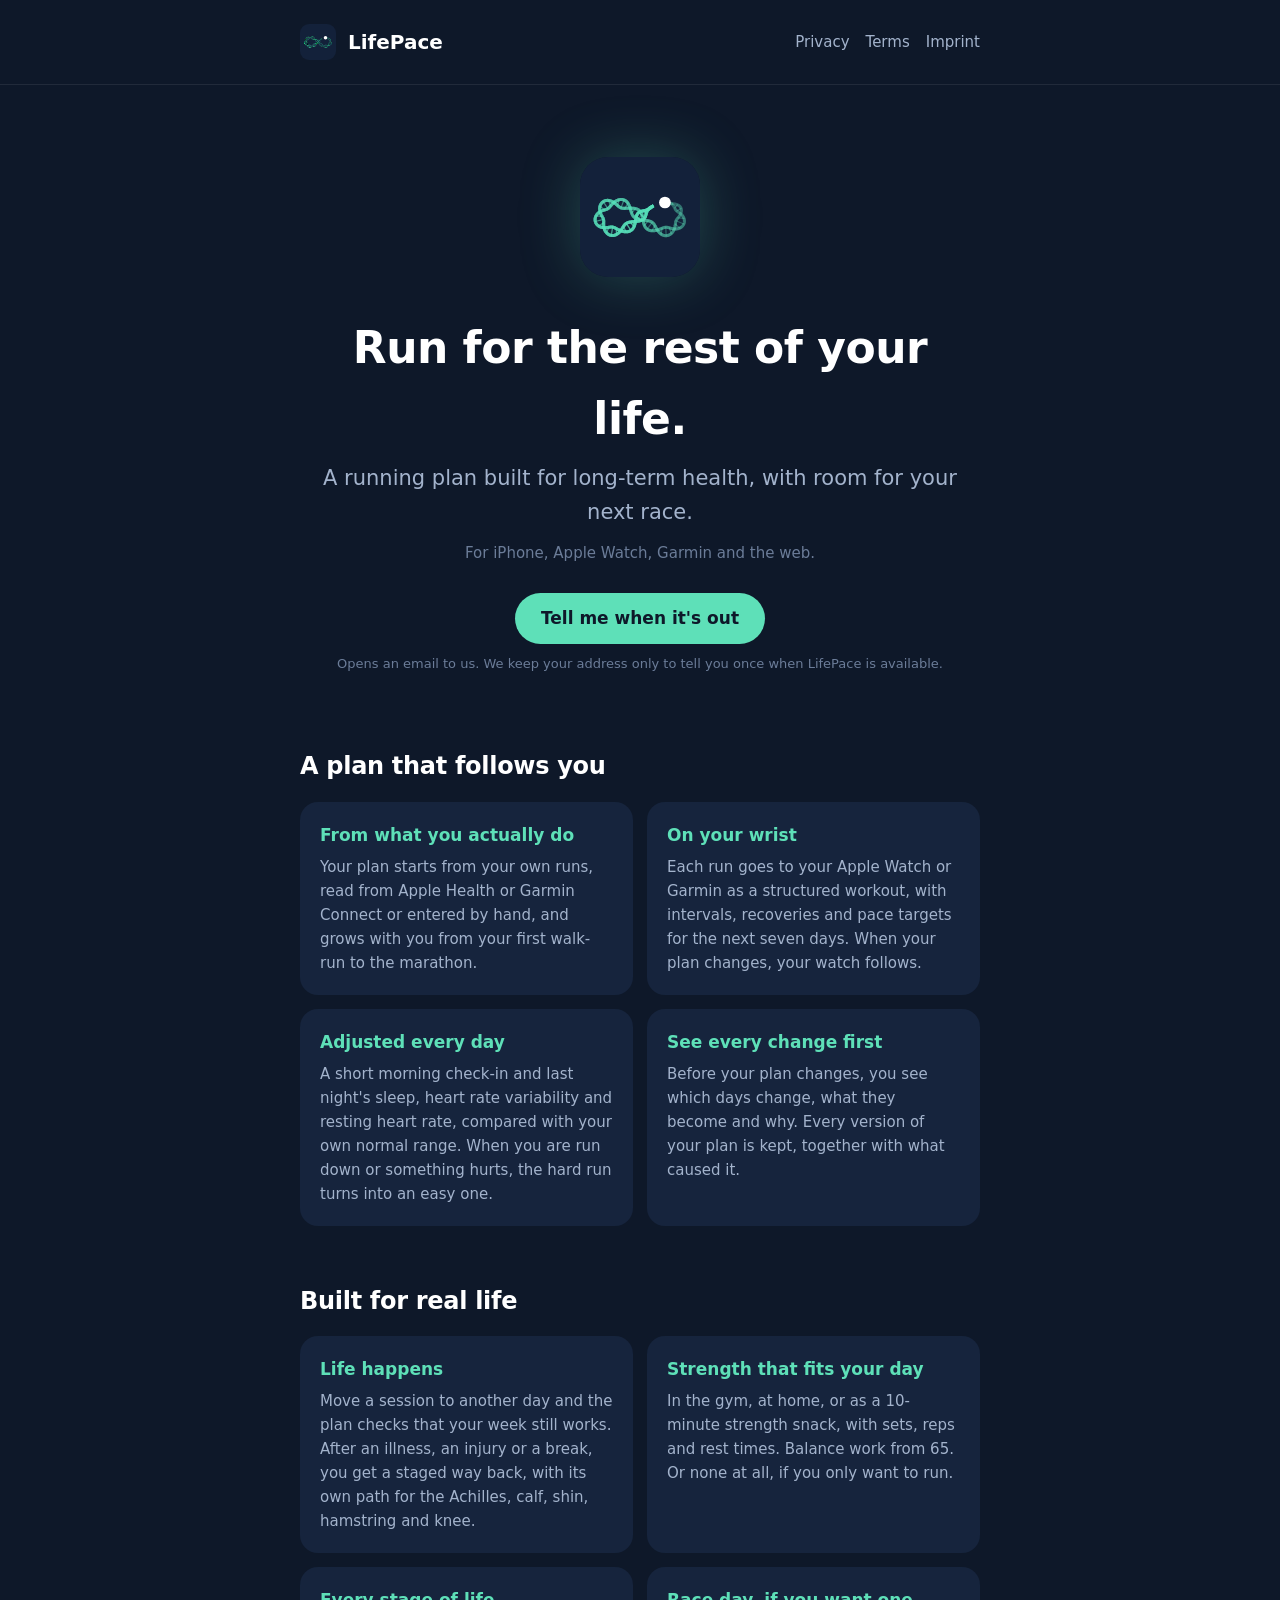
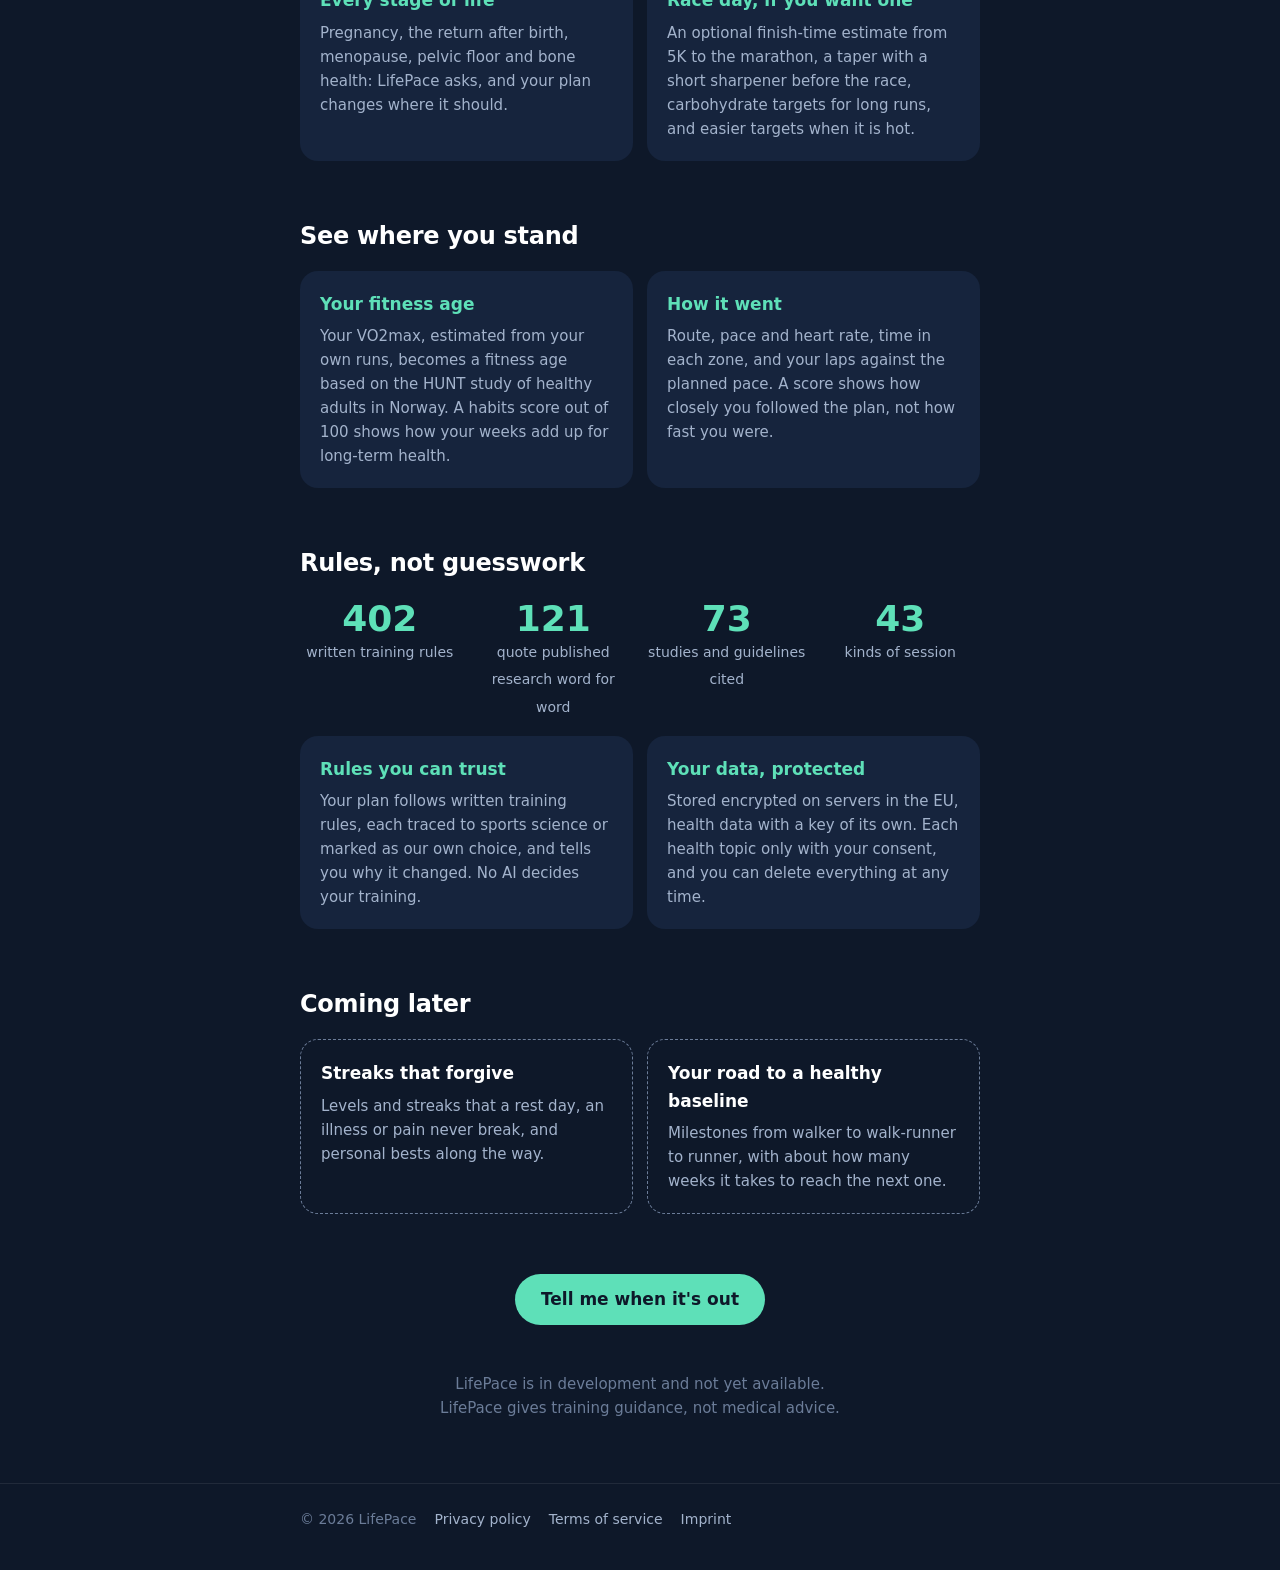
<file: index.html>
<!doctype html>
<html lang="en">
<head>
  <meta charset="utf-8">
  <meta name="viewport" content="width=device-width, initial-scale=1">
  <title>LifePace: run for the rest of your life</title>
  <meta name="description" content="LifePace is a running training app built for long-term health, with room for your next race. Plans made from what you actually do, adjusted every day, on your iPhone, Apple Watch, Garmin and the web.">
  <link rel="canonical" href="https://lifepace.eu/">
  <meta name="theme-color" content="#0E1829">
  <meta name="color-scheme" content="dark">
  <link rel="icon" href="/favicon.ico" sizes="48x48">
  <link rel="icon" href="/icon.svg" type="image/svg+xml">
  <link rel="apple-touch-icon" href="/apple-touch-icon.png">
  <link rel="manifest" href="/site.webmanifest">
  <meta property="og:type" content="website">
  <meta property="og:site_name" content="LifePace">
  <meta property="og:title" content="LifePace: run for the rest of your life">
  <meta property="og:description" content="LifePace is a running training app built for long-term health, with room for your next race. Plans made from what you actually do, adjusted every day, on your iPhone, Apple Watch, Garmin and the web.">
  <meta property="og:url" content="https://lifepace.eu/">
  <meta property="og:image" content="https://lifepace.eu/og-image.png">
  <meta property="og:image:width" content="1200">
  <meta property="og:image:height" content="630">
  <meta property="og:image:alt" content="LifePace: run for the rest of your life.">
  <meta name="twitter:card" content="summary_large_image">
  <link rel="stylesheet" href="/style.css">
</head>
<body>
  <header>
    <div class="wrap">
      <img src="/icon.svg" alt="">
      <a class="brand" href="/">LifePace</a>
      <nav>
        <a href="/privacy.html">Privacy</a>
        <a href="/terms.html">Terms</a>
        <a href="/imprint.html">Imprint</a>
      </nav>
    </div>
  </header>

  <main class="wrap">
    <section class="hero">
      <img src="/icon.svg" alt="LifePace icon">
      <h1>Run for the rest of your life.</h1>
      <p class="lead">A running plan built for long-term health, with room for your next race.</p>
      <p class="works">For iPhone, Apple Watch, Garmin and the web.</p>
      <!-- DEV-NOTE: launch notice by plain e-mail until a newsletter provider with double opt-in is chosen; privacy.html section 10 covers keeping these addresses. -->
      <a class="cta" href="mailto:info@lifepace.eu?subject=Tell%20me%20when%20LifePace%20is%20out">Tell me when it's out</a>
      <p class="cta-note">Opens an email to us. We keep your address only to tell you once when LifePace is available.</p>
    </section>

    <h2>A plan that follows you</h2>
    <section class="cards">
      <div class="card">
        <h3>From what you actually do</h3>
        <p>Your plan starts from your own runs, read from Apple Health or Garmin Connect or entered by hand, and grows with you from your first walk-run to the marathon.</p>
      </div>
      <div class="card">
        <h3>On your wrist</h3>
        <p>Each run goes to your Apple Watch or Garmin as a structured workout, with intervals, recoveries and pace targets for the next seven days. When your plan changes, your watch follows.</p>
      </div>
      <div class="card">
        <h3>Adjusted every day</h3>
        <p>A short morning check-in and last night's sleep, heart rate variability and resting heart rate, compared with your own normal range. When you are run down or something hurts, the hard run turns into an easy one.</p>
      </div>
      <div class="card">
        <h3>See every change first</h3>
        <p>Before your plan changes, you see which days change, what they become and why. Every version of your plan is kept, together with what caused it.</p>
      </div>
    </section>

    <h2>Built for real life</h2>
    <section class="cards">
      <div class="card">
        <h3>Life happens</h3>
        <p>Move a session to another day and the plan checks that your week still works. After an illness, an injury or a break, you get a staged way back, with its own path for the Achilles, calf, shin, hamstring and knee.</p>
      </div>
      <div class="card">
        <h3>Strength that fits your day</h3>
        <p>In the gym, at home, or as a 10-minute strength snack, with sets, reps and rest times. Balance work from 65. Or none at all, if you only want to run.</p>
      </div>
      <div class="card">
        <h3>Every stage of life</h3>
        <p>Pregnancy, the return after birth, menopause, pelvic floor and bone health: LifePace asks, and your plan changes where it should.</p>
      </div>
      <div class="card">
        <h3>Race day, if you want one</h3>
        <p>An optional finish-time estimate from 5K to the marathon, a taper with a short sharpener before the race, carbohydrate targets for long runs, and easier targets when it is hot.</p>
      </div>
    </section>

    <h2>See where you stand</h2>
    <section class="cards">
      <div class="card">
        <h3>Your fitness age</h3>
        <p>Your VO2max, estimated from your own runs, becomes a fitness age based on the HUNT study of healthy adults in Norway. A habits score out of 100 shows how your weeks add up for long-term health.</p>
      </div>
      <div class="card">
        <h3>How it went</h3>
        <p>Route, pace and heart rate, time in each zone, and your laps against the planned pace. A score shows how closely you followed the plan, not how fast you were.</p>
      </div>
    </section>

    <h2>Rules, not guesswork</h2>
    <section class="stats">
      <div><strong>402</strong><span>written training rules</span></div>
      <div><strong>121</strong><span>quote published research word for word</span></div>
      <div><strong>73</strong><span>studies and guidelines cited</span></div>
      <div><strong>43</strong><span>kinds of session</span></div>
    </section>
    <section class="cards">
      <div class="card">
        <h3>Rules you can trust</h3>
        <p>Your plan follows written training rules, each traced to sports science or marked as our own choice, and tells you why it changed. No AI decides your training.</p>
      </div>
      <div class="card">
        <h3>Your data, protected</h3>
        <p>Stored encrypted on servers in the EU, health data with a key of its own. Each health topic only with your consent, and you can delete everything at any time.</p>
      </div>
    </section>

    <h2>Coming later</h2>
    <section class="cards">
      <div class="card soon">
        <h3>Streaks that forgive</h3>
        <p>Levels and streaks that a rest day, an illness or pain never break, and personal bests along the way.</p>
      </div>
      <div class="card soon">
        <h3>Your road to a healthy baseline</h3>
        <p>Milestones from walker to walk-runner to runner, with about how many weeks it takes to reach the next one.</p>
      </div>
    </section>

    <section class="hero closing">
      <a class="cta" href="mailto:info@lifepace.eu?subject=Tell%20me%20when%20LifePace%20is%20out">Tell me when it's out</a>
    </section>

    <p class="note">LifePace is in development and not yet available.<br>
      LifePace gives training guidance, not medical advice.</p>
  </main>

  <footer>
    <div class="wrap">
      <span>© 2026 LifePace</span>
      <a href="/privacy.html">Privacy policy</a>
      <a href="/terms.html">Terms of service</a>
      <a href="/imprint.html">Imprint</a>
    </div>
  </footer>
</body>
</html>
</file>
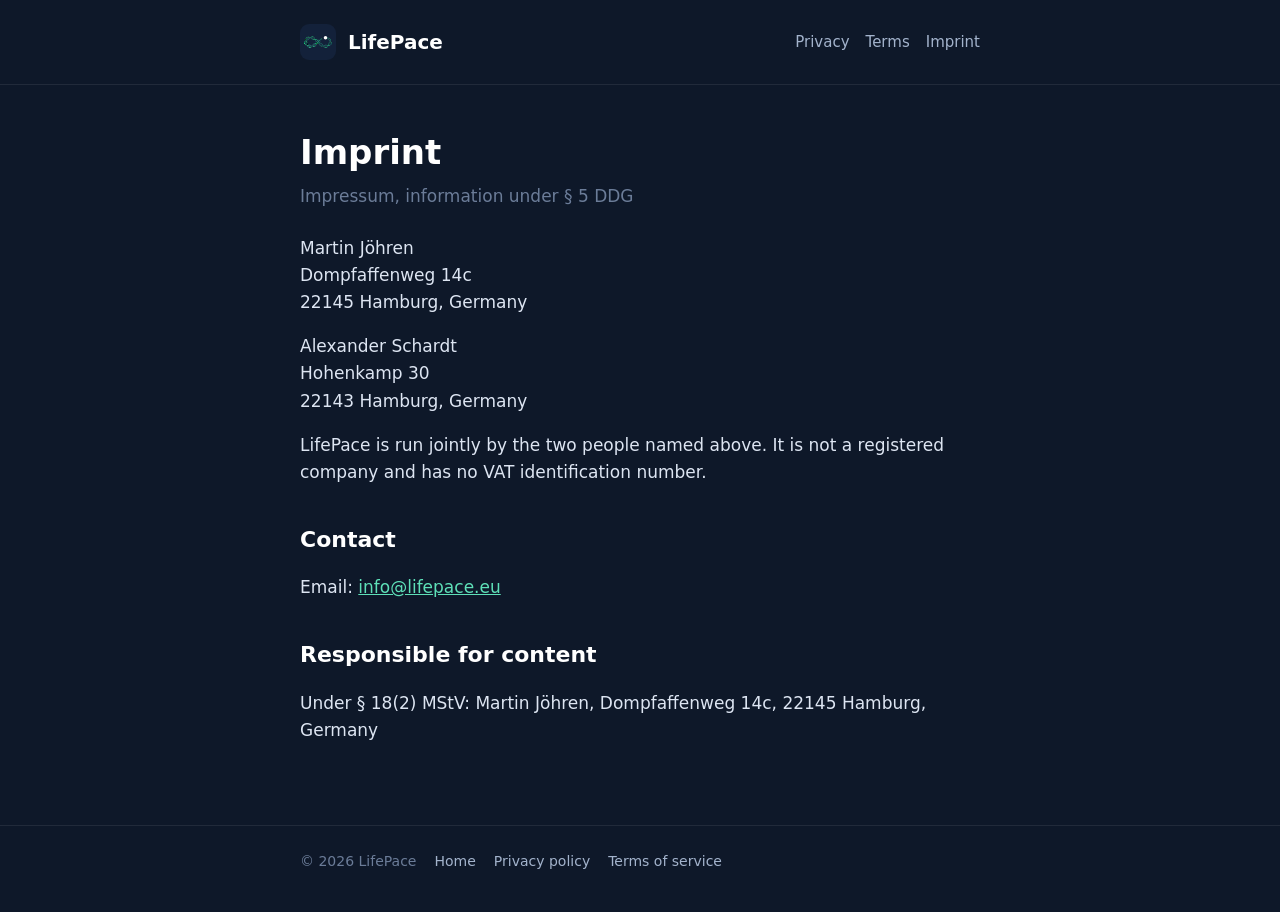
<file: imprint.html>
<!doctype html>
<html lang="en">
<head>
  <meta charset="utf-8">
  <meta name="viewport" content="width=device-width, initial-scale=1">
  <title>Imprint · LifePace</title>
  <meta name="description" content="Legal notice (Impressum) for lifepace.eu.">
  <link rel="canonical" href="https://lifepace.eu/imprint.html">
  <meta name="theme-color" content="#0E1829">
  <meta name="color-scheme" content="dark">
  <link rel="icon" href="/favicon.ico" sizes="48x48">
  <link rel="icon" href="/icon.svg" type="image/svg+xml">
  <link rel="apple-touch-icon" href="/apple-touch-icon.png">
  <link rel="manifest" href="/site.webmanifest">
  <meta property="og:type" content="website">
  <meta property="og:site_name" content="LifePace">
  <meta property="og:title" content="Imprint · LifePace">
  <meta property="og:description" content="Legal notice (Impressum) for lifepace.eu.">
  <meta property="og:url" content="https://lifepace.eu/imprint.html">
  <meta property="og:image" content="https://lifepace.eu/og-image.png">
  <meta property="og:image:width" content="1200">
  <meta property="og:image:height" content="630">
  <meta property="og:image:alt" content="LifePace: run for the rest of your life.">
  <meta name="twitter:card" content="summary_large_image">
  <link rel="stylesheet" href="/style.css">
</head>
<body>
  <header>
    <div class="wrap">
      <img src="/icon.svg" alt="">
      <a class="brand" href="/">LifePace</a>
      <nav>
        <a href="/privacy.html">Privacy</a>
        <a href="/terms.html">Terms</a>
        <a href="/imprint.html">Imprint</a>
      </nav>
    </div>
  </header>

  <main class="wrap">
    <article>
      <h1>Imprint</h1>
      <p class="meta">Impressum, information under § 5 DDG</p>

      <p>Martin Jöhren<br>
        Dompfaffenweg 14c<br>
        22145 Hamburg, Germany</p>

      <p>Alexander Schardt<br>
        Hohenkamp 30<br>
        22143 Hamburg, Germany</p>

      <p>LifePace is run jointly by the two people named above. It is not a registered company and has no VAT identification number.</p>

      <h2>Contact</h2>
      <p>Email: <a href="mailto:info@lifepace.eu">info@lifepace.eu</a></p>

      <h2>Responsible for content</h2>
      <p>Under § 18(2) MStV: Martin Jöhren, Dompfaffenweg 14c, 22145 Hamburg, Germany</p>
    </article>
  </main>

  <footer>
    <div class="wrap">
      <span>© 2026 LifePace</span>
      <a href="/">Home</a>
      <a href="/privacy.html">Privacy policy</a>
      <a href="/terms.html">Terms of service</a>
    </div>
  </footer>
</body>
</html>
</file>
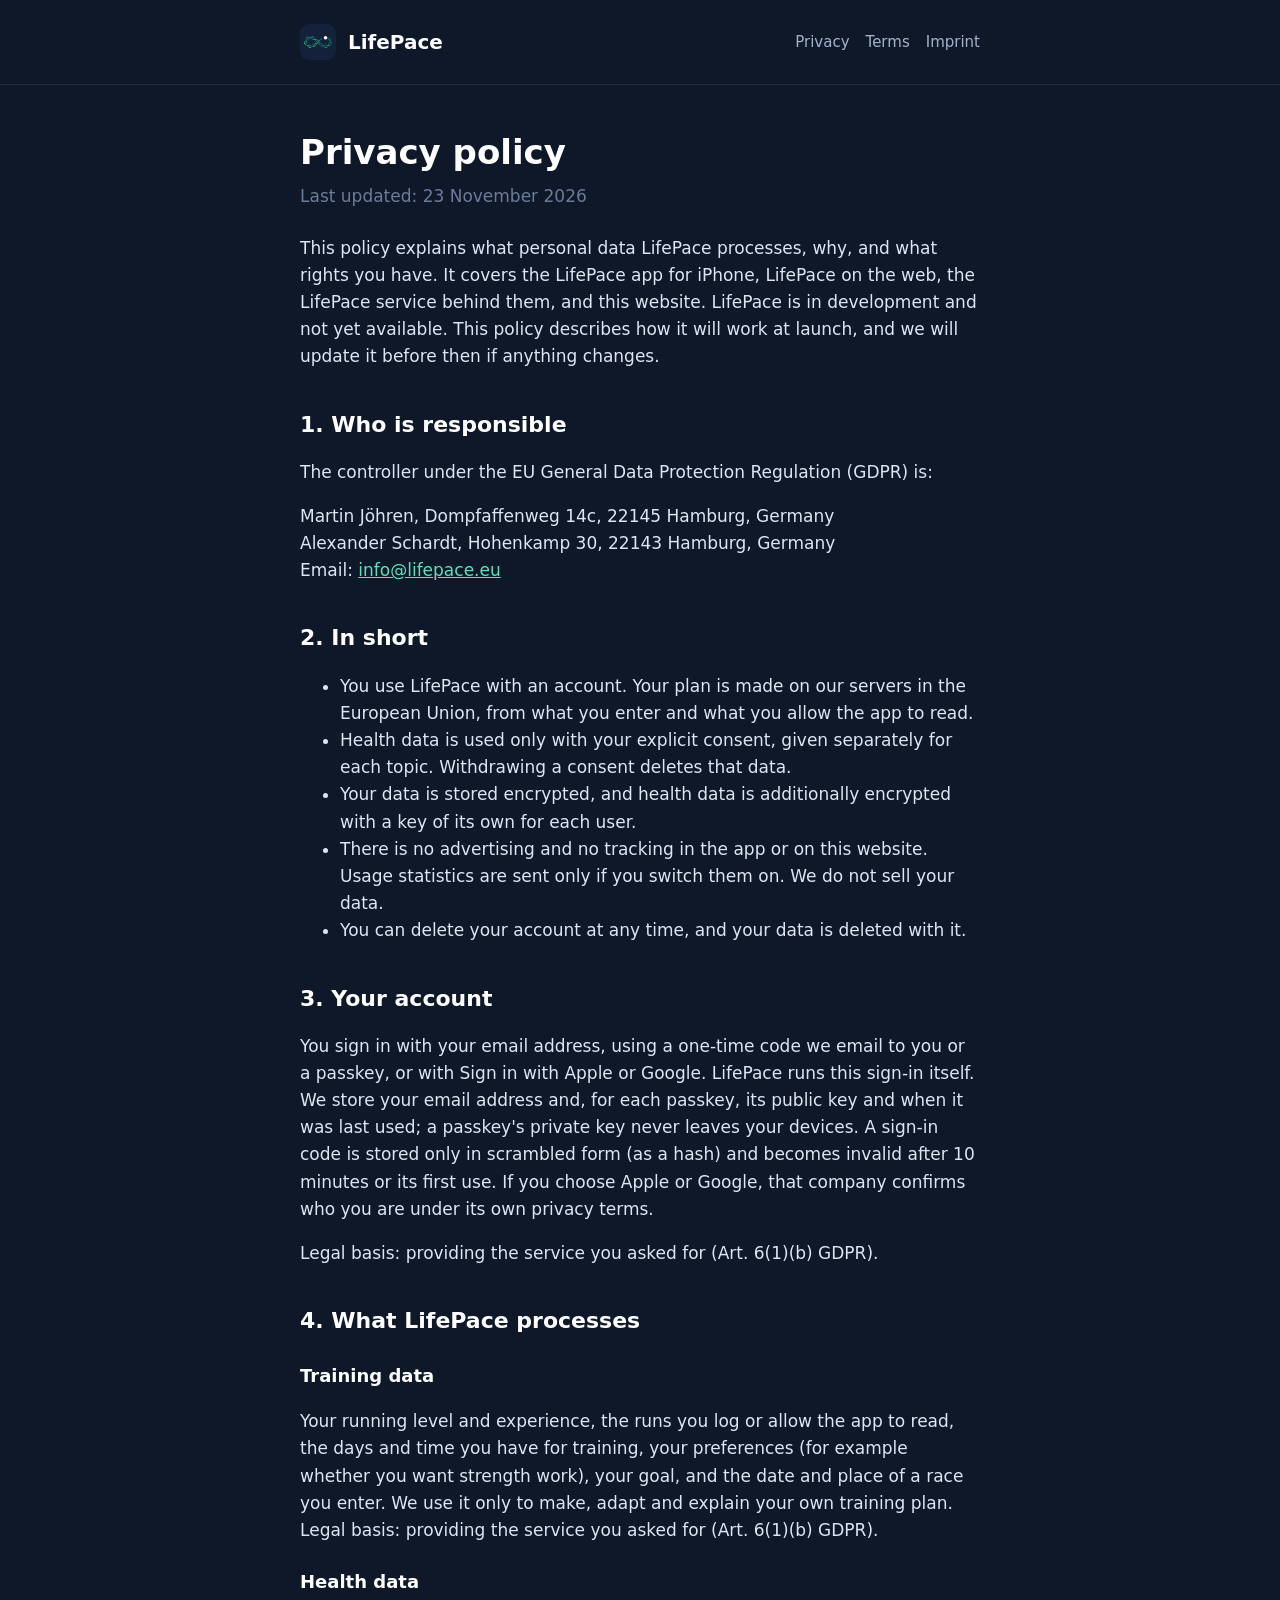
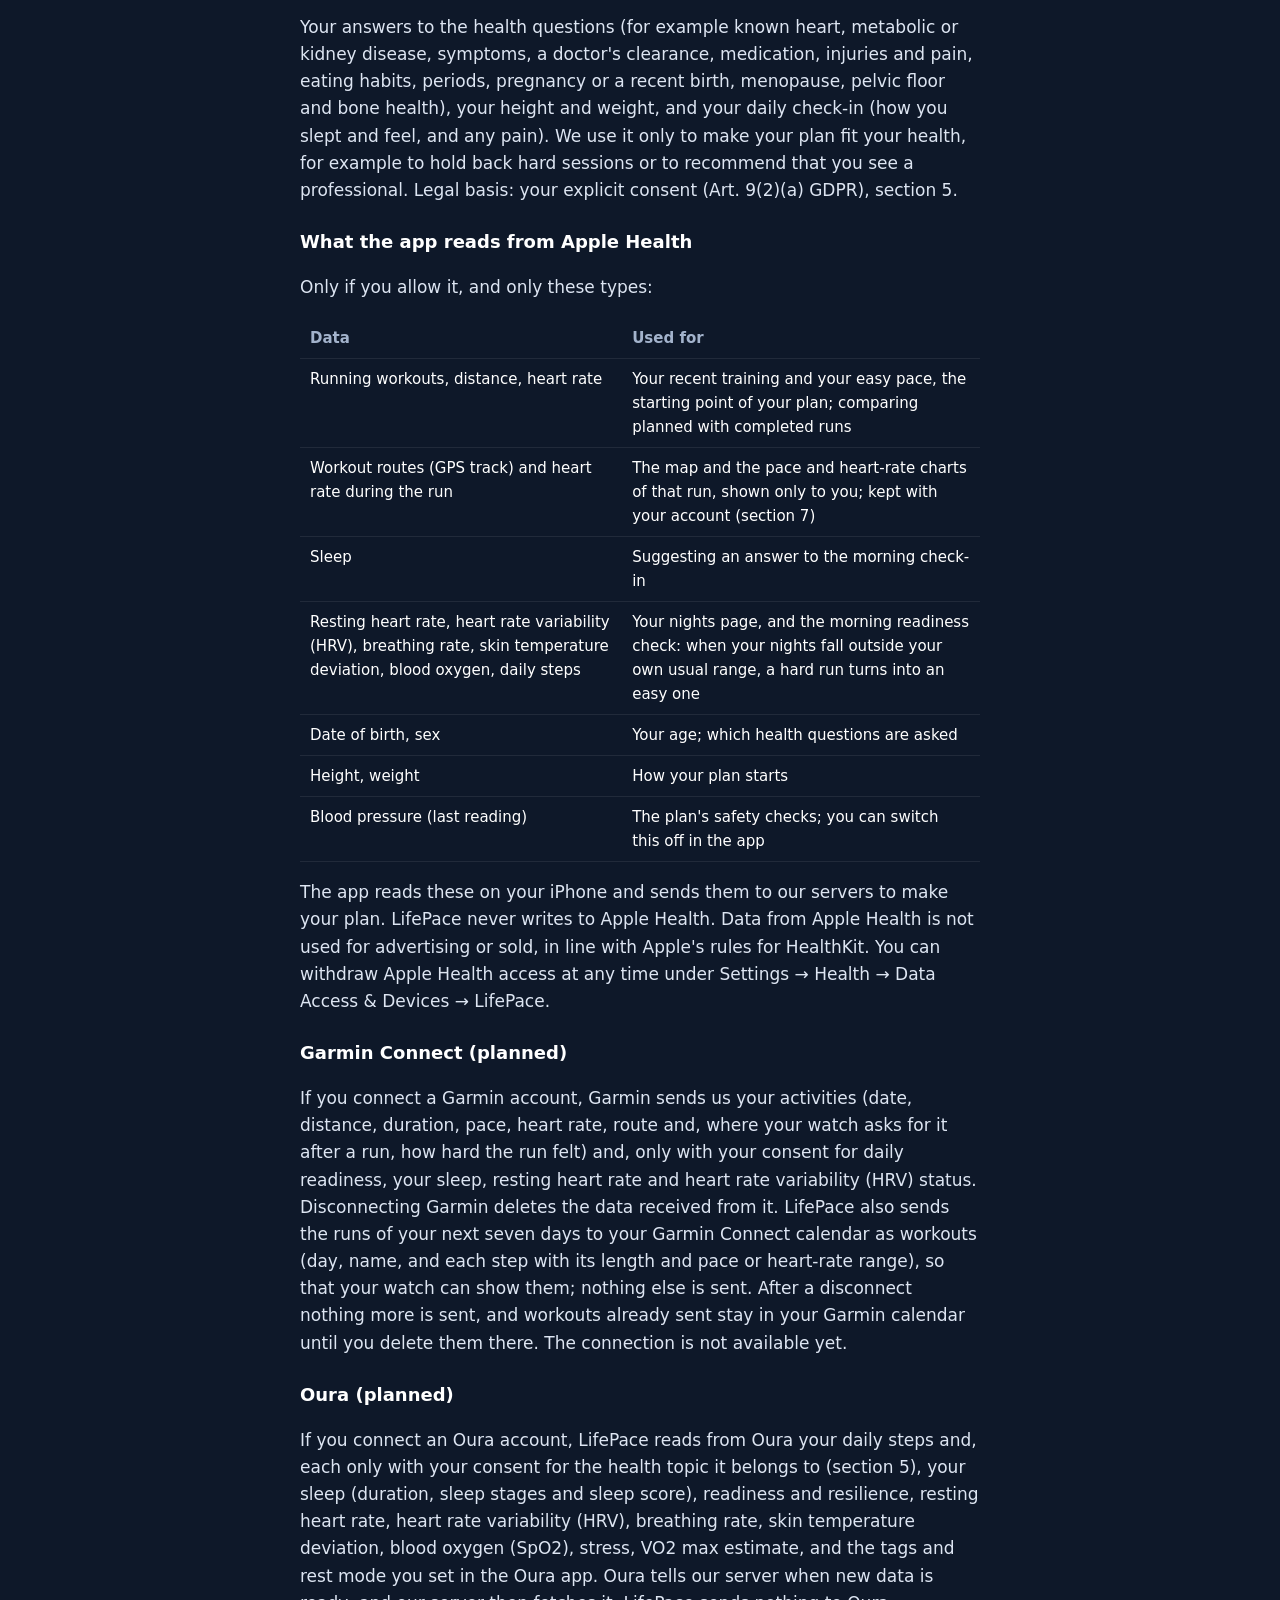
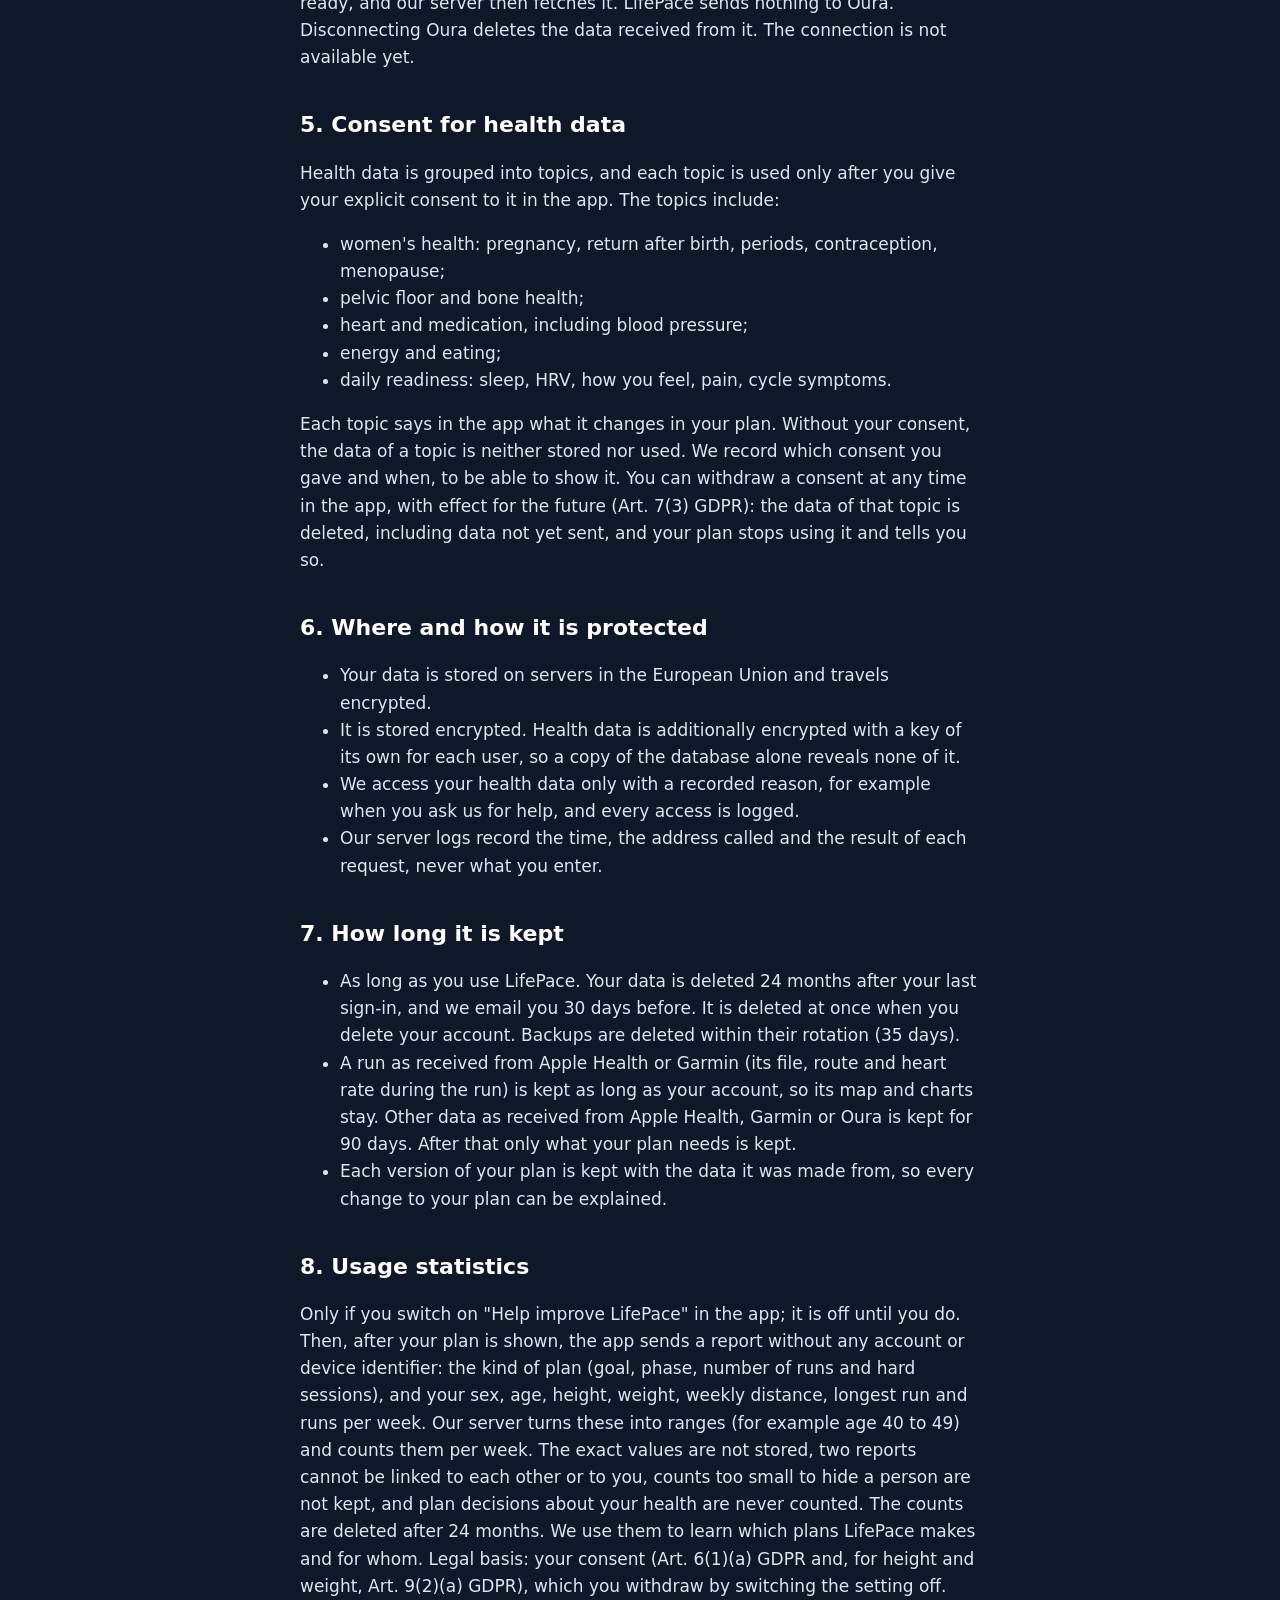
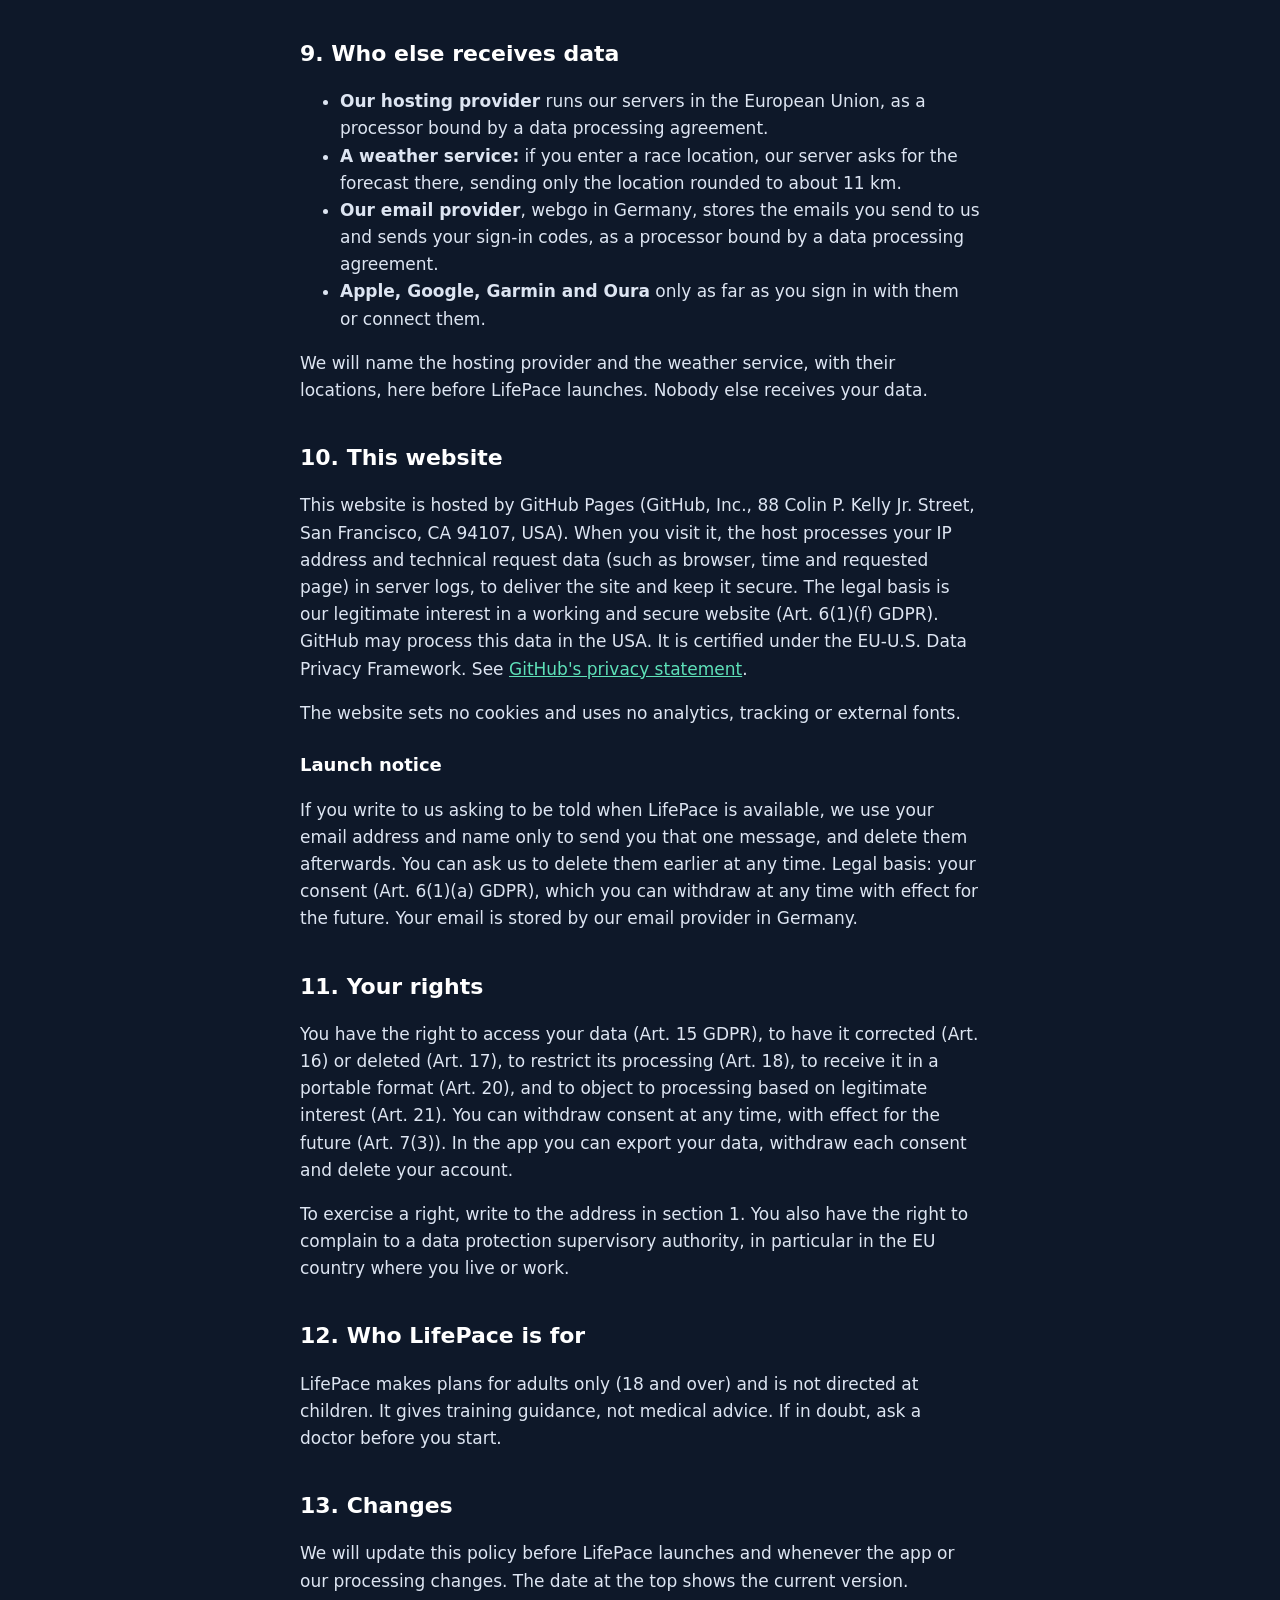
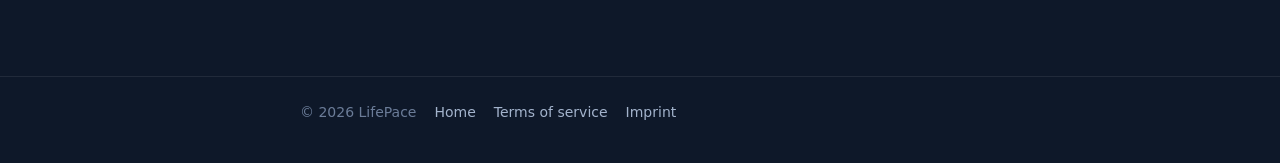
<file: privacy.html>
<!doctype html>
<html lang="en">
<head>
  <meta charset="utf-8">
  <meta name="viewport" content="width=device-width, initial-scale=1">
  <title>Privacy policy · LifePace</title>
  <meta name="description" content="How LifePace handles your data: EU servers, encryption, consent for each health topic, no advertising or tracking.">
  <link rel="canonical" href="https://lifepace.eu/privacy.html">
  <meta name="theme-color" content="#0E1829">
  <meta name="color-scheme" content="dark">
  <link rel="icon" href="/favicon.ico" sizes="48x48">
  <link rel="icon" href="/icon.svg" type="image/svg+xml">
  <link rel="apple-touch-icon" href="/apple-touch-icon.png">
  <link rel="manifest" href="/site.webmanifest">
  <meta property="og:type" content="website">
  <meta property="og:site_name" content="LifePace">
  <meta property="og:title" content="Privacy policy · LifePace">
  <meta property="og:description" content="How LifePace handles your data: EU servers, encryption, consent for each health topic, no advertising or tracking.">
  <meta property="og:url" content="https://lifepace.eu/privacy.html">
  <meta property="og:image" content="https://lifepace.eu/og-image.png">
  <meta property="og:image:width" content="1200">
  <meta property="og:image:height" content="630">
  <meta property="og:image:alt" content="LifePace: run for the rest of your life.">
  <meta name="twitter:card" content="summary_large_image">
  <link rel="stylesheet" href="/style.css">
</head>
<body>
  <header>
    <div class="wrap">
      <img src="/icon.svg" alt="">
      <a class="brand" href="/">LifePace</a>
      <nav>
        <a href="/privacy.html">Privacy</a>
        <a href="/terms.html">Terms</a>
        <a href="/imprint.html">Imprint</a>
      </nav>
    </div>
  </header>

  <main class="wrap">
    <article>
      <h1>Privacy policy</h1>
      <p class="meta">Last updated: 23 November 2026</p>

      <p>This policy explains what personal data LifePace processes, why, and what rights you have. It covers the LifePace app for iPhone, LifePace on the web, the LifePace service behind them, and this website. LifePace is in development and not yet available. This policy describes how it will work at launch, and we will update it before then if anything changes.</p>

      <h2>1. Who is responsible</h2>
      <p>The controller under the EU General Data Protection Regulation (GDPR) is:</p>
      <p>Martin Jöhren, Dompfaffenweg 14c, 22145 Hamburg, Germany<br>
        Alexander Schardt, Hohenkamp 30, 22143 Hamburg, Germany<br>
        Email: <a href="mailto:info@lifepace.eu">info@lifepace.eu</a></p>

      <h2>2. In short</h2>
      <ul>
        <li>You use LifePace with an account. Your plan is made on our servers in the European Union, from what you enter and what you allow the app to read.</li>
        <li>Health data is used only with your explicit consent, given separately for each topic. Withdrawing a consent deletes that data.</li>
        <li>Your data is stored encrypted, and health data is additionally encrypted with a key of its own for each user.</li>
        <li>There is no advertising and no tracking in the app or on this website. Usage statistics are sent only if you switch them on. We do not sell your data.</li>
        <li>You can delete your account at any time, and your data is deleted with it.</li>
      </ul>

      <h2>3. Your account</h2>
      <p>You sign in with your email address, using a one-time code we email to you or a passkey, or with Sign in with Apple or Google. LifePace runs this sign-in itself. We store your email address and, for each passkey, its public key and when it was last used; a passkey's private key never leaves your devices. A sign-in code is stored only in scrambled form (as a hash) and becomes invalid after 10 minutes or its first use. If you choose Apple or Google, that company confirms who you are under its own privacy terms.</p>
      <p>Legal basis: providing the service you asked for (Art. 6(1)(b) GDPR).</p>

      <h2>4. What LifePace processes</h2>

      <h3>Training data</h3>
      <p>Your running level and experience, the runs you log or allow the app to read, the days and time you have for training, your preferences (for example whether you want strength work), your goal, and the date and place of a race you enter. We use it only to make, adapt and explain your own training plan. Legal basis: providing the service you asked for (Art. 6(1)(b) GDPR).</p>

      <h3>Health data</h3>
      <p>Your answers to the health questions (for example known heart, metabolic or kidney disease, symptoms, a doctor's clearance, medication, injuries and pain, eating habits, periods, pregnancy or a recent birth, menopause, pelvic floor and bone health), your height and weight, and your daily check-in (how you slept and feel, and any pain). We use it only to make your plan fit your health, for example to hold back hard sessions or to recommend that you see a professional. Legal basis: your explicit consent (Art. 9(2)(a) GDPR), section 5.</p>

      <h3>What the app reads from Apple Health</h3>
      <p>Only if you allow it, and only these types:</p>
      <table>
        <tr><th>Data</th><th>Used for</th></tr>
        <tr><td>Running workouts, distance, heart rate</td><td>Your recent training and your easy pace, the starting point of your plan; comparing planned with completed runs</td></tr>
        <tr><td>Workout routes (GPS track) and heart rate during the run</td><td>The map and the pace and heart-rate charts of that run, shown only to you; kept with your account (section 7)</td></tr>
        <tr><td>Sleep</td><td>Suggesting an answer to the morning check-in</td></tr>
        <tr><td>Resting heart rate, heart rate variability (HRV), breathing rate, skin temperature deviation, blood oxygen, daily steps</td><td>Your nights page, and the morning readiness check: when your nights fall outside your own usual range, a hard run turns into an easy one</td></tr>
        <tr><td>Date of birth, sex</td><td>Your age; which health questions are asked</td></tr>
        <tr><td>Height, weight</td><td>How your plan starts</td></tr>
        <tr><td>Blood pressure (last reading)</td><td>The plan's safety checks; you can switch this off in the app</td></tr>
      </table>
      <p>The app reads these on your iPhone and sends them to our servers to make your plan. LifePace never writes to Apple Health. Data from Apple Health is not used for advertising or sold, in line with Apple's rules for HealthKit. You can withdraw Apple Health access at any time under Settings → Health → Data Access &amp; Devices → LifePace.</p>

      <h3>Garmin Connect (planned)</h3>
      <p>If you connect a Garmin account, Garmin sends us your activities (date, distance, duration, pace, heart rate, route and, where your watch asks for it after a run, how hard the run felt) and, only with your consent for daily readiness, your sleep, resting heart rate and heart rate variability (HRV) status. Disconnecting Garmin deletes the data received from it. LifePace also sends the runs of your next seven days to your Garmin Connect calendar as workouts (day, name, and each step with its length and pace or heart-rate range), so that your watch can show them; nothing else is sent. After a disconnect nothing more is sent, and workouts already sent stay in your Garmin calendar until you delete them there. The connection is not available yet.</p>

      <h3>Oura (planned)</h3>
      <p>If you connect an Oura account, LifePace reads from Oura your daily steps and, each only with your consent for the health topic it belongs to (section 5), your sleep (duration, sleep stages and sleep score), readiness and resilience, resting heart rate, heart rate variability (HRV), breathing rate, skin temperature deviation, blood oxygen (SpO2), stress, VO2 max estimate, and the tags and rest mode you set in the Oura app. Oura tells our server when new data is ready, and our server then fetches it. LifePace sends nothing to Oura. Disconnecting Oura deletes the data received from it. The connection is not available yet.</p>

      <h2>5. Consent for health data</h2>
      <p>Health data is grouped into topics, and each topic is used only after you give your explicit consent to it in the app. The topics include:</p>
      <ul>
        <li>women's health: pregnancy, return after birth, periods, contraception, menopause;</li>
        <li>pelvic floor and bone health;</li>
        <li>heart and medication, including blood pressure;</li>
        <li>energy and eating;</li>
        <li>daily readiness: sleep, HRV, how you feel, pain, cycle symptoms.</li>
      </ul>
      <p>Each topic says in the app what it changes in your plan. Without your consent, the data of a topic is neither stored nor used. We record which consent you gave and when, to be able to show it. You can withdraw a consent at any time in the app, with effect for the future (Art. 7(3) GDPR): the data of that topic is deleted, including data not yet sent, and your plan stops using it and tells you so.</p>

      <h2>6. Where and how it is protected</h2>
      <ul>
        <li>Your data is stored on servers in the European Union and travels encrypted.</li>
        <li>It is stored encrypted. Health data is additionally encrypted with a key of its own for each user, so a copy of the database alone reveals none of it.</li>
        <li>We access your health data only with a recorded reason, for example when you ask us for help, and every access is logged.</li>
        <li>Our server logs record the time, the address called and the result of each request, never what you enter.</li>
      </ul>

      <h2>7. How long it is kept</h2>
      <ul>
        <li>As long as you use LifePace. Your data is deleted 24 months after your last sign-in, and we email you 30 days before. It is deleted at once when you delete your account. Backups are deleted within their rotation (35 days).</li>
        <li>A run as received from Apple Health or Garmin (its file, route and heart rate during the run) is kept as long as your account, so its map and charts stay. Other data as received from Apple Health, Garmin or Oura is kept for 90 days. After that only what your plan needs is kept.</li>
        <li>Each version of your plan is kept with the data it was made from, so every change to your plan can be explained.</li>
      </ul>

      <h2>8. Usage statistics</h2>
      <p>Only if you switch on "Help improve LifePace" in the app; it is off until you do. Then, after your plan is shown, the app sends a report without any account or device identifier: the kind of plan (goal, phase, number of runs and hard sessions), and your sex, age, height, weight, weekly distance, longest run and runs per week. Our server turns these into ranges (for example age 40 to 49) and counts them per week. The exact values are not stored, two reports cannot be linked to each other or to you, counts too small to hide a person are not kept, and plan decisions about your health are never counted. The counts are deleted after 24 months. We use them to learn which plans LifePace makes and for whom. Legal basis: your consent (Art. 6(1)(a) GDPR and, for height and weight, Art. 9(2)(a) GDPR), which you withdraw by switching the setting off.</p>

      <h2>9. Who else receives data</h2>
      <ul>
        <li><strong>Our hosting provider</strong> runs our servers in the European Union, as a processor bound by a data processing agreement.</li>
        <li><strong>A weather service:</strong> if you enter a race location, our server asks for the forecast there, sending only the location rounded to about 11 km.</li>
        <li><strong>Our email provider</strong>, webgo in Germany, stores the emails you send to us and sends your sign-in codes, as a processor bound by a data processing agreement.</li>
        <li><strong>Apple, Google, Garmin and Oura</strong> only as far as you sign in with them or connect them.</li>
      </ul>
      <p>We will name the hosting provider and the weather service, with their locations, here before LifePace launches. Nobody else receives your data.</p>

      <h2>10. This website</h2>
      <p>This website is hosted by GitHub Pages (GitHub, Inc., 88 Colin P. Kelly Jr. Street, San Francisco, CA 94107, USA). When you visit it, the host processes your IP address and technical request data (such as browser, time and requested page) in server logs, to deliver the site and keep it secure. The legal basis is our legitimate interest in a working and secure website (Art. 6(1)(f) GDPR). GitHub may process this data in the USA. It is certified under the EU-U.S. Data Privacy Framework. See <a href="https://docs.github.com/en/site-policy/privacy-policies/github-general-privacy-statement">GitHub's privacy statement</a>.</p>
      <p>The website sets no cookies and uses no analytics, tracking or external fonts.</p>

      <h3>Launch notice</h3>
      <p>If you write to us asking to be told when LifePace is available, we use your email address and name only to send you that one message, and delete them afterwards. You can ask us to delete them earlier at any time. Legal basis: your consent (Art. 6(1)(a) GDPR), which you can withdraw at any time with effect for the future. Your email is stored by our email provider in Germany.</p>

      <h2>11. Your rights</h2>
      <p>You have the right to access your data (Art. 15 GDPR), to have it corrected (Art. 16) or deleted (Art. 17), to restrict its processing (Art. 18), to receive it in a portable format (Art. 20), and to object to processing based on legitimate interest (Art. 21). You can withdraw consent at any time, with effect for the future (Art. 7(3)). In the app you can export your data, withdraw each consent and delete your account.</p>
      <p>To exercise a right, write to the address in section 1. You also have the right to complain to a data protection supervisory authority, in particular in the EU country where you live or work.</p>

      <h2>12. Who LifePace is for</h2>
      <p>LifePace makes plans for adults only (18 and over) and is not directed at children. It gives training guidance, not medical advice. If in doubt, ask a doctor before you start.</p>

      <h2>13. Changes</h2>
      <p>We will update this policy before LifePace launches and whenever the app or our processing changes. The date at the top shows the current version.</p>
    </article>
  </main>

  <footer>
    <div class="wrap">
      <span>© 2026 LifePace</span>
      <a href="/">Home</a>
      <a href="/terms.html">Terms of service</a>
      <a href="/imprint.html">Imprint</a>
    </div>
  </footer>
</body>
</html>
</file>
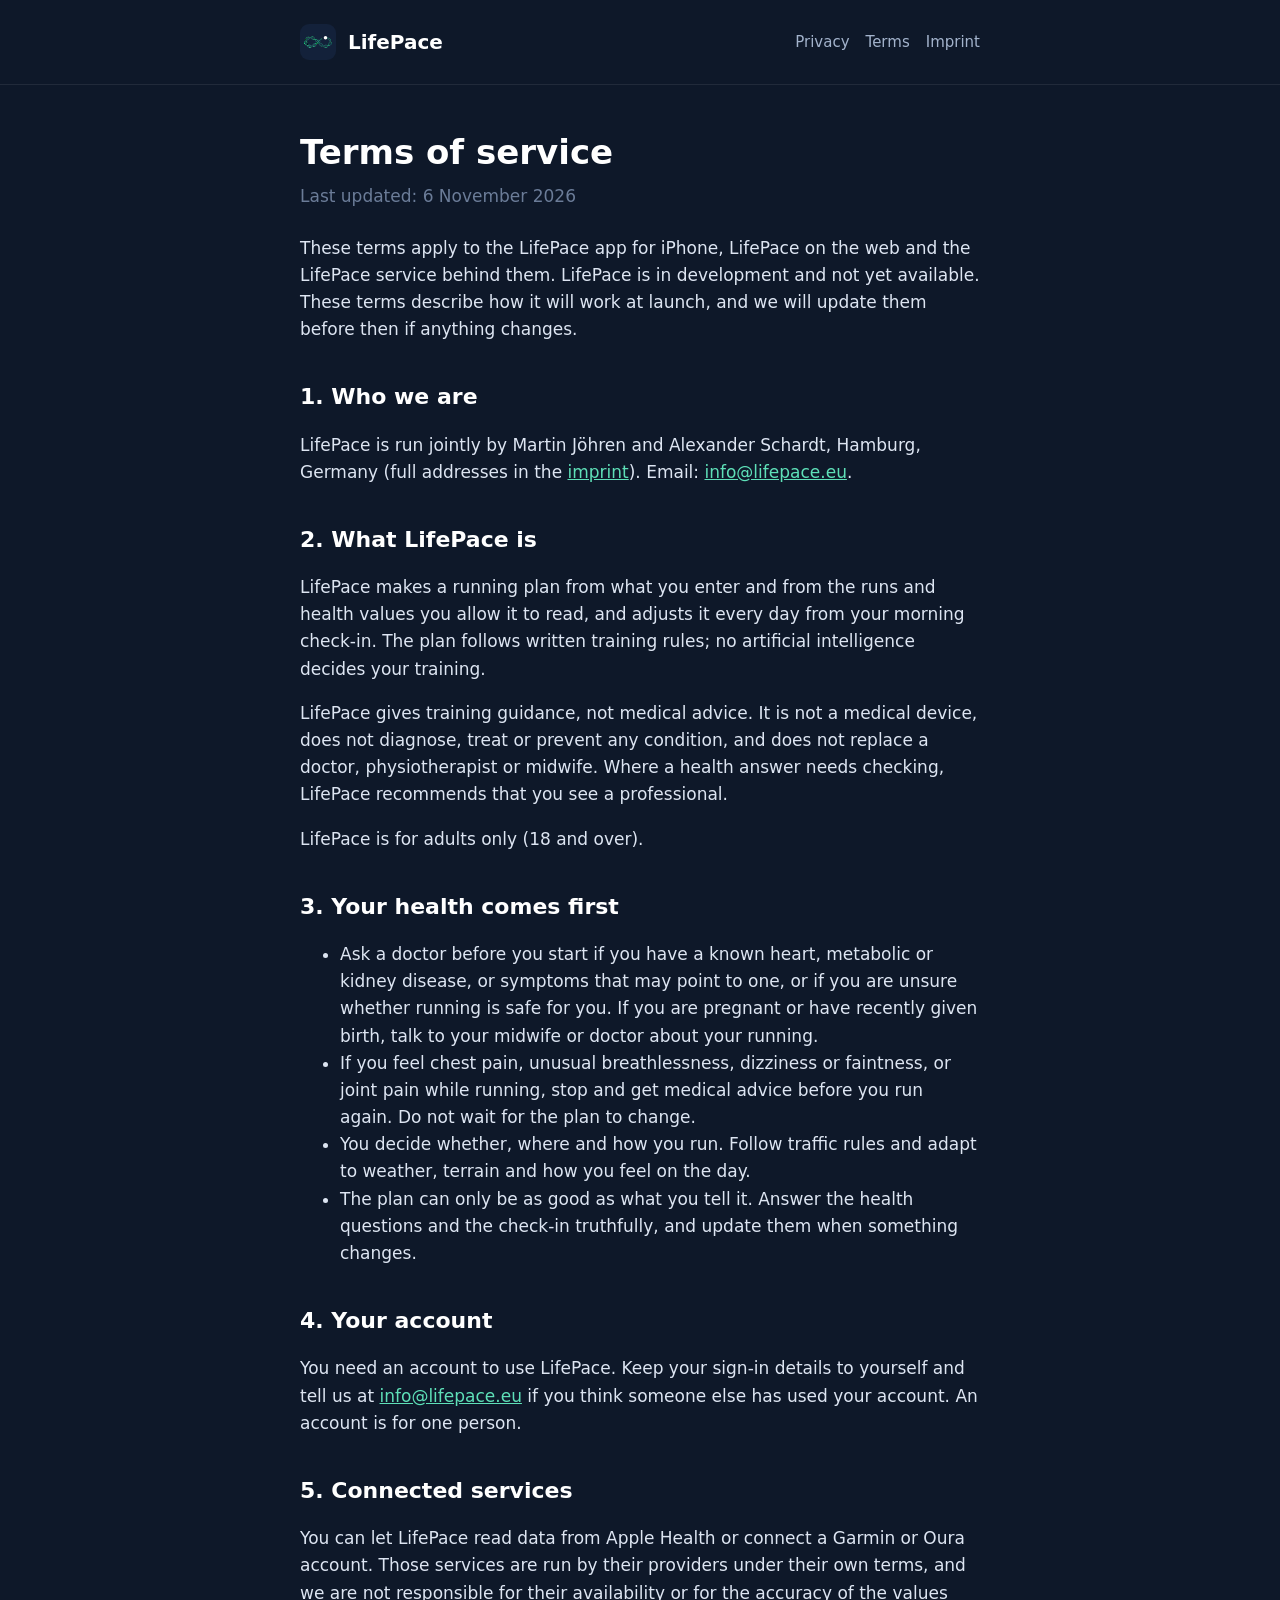
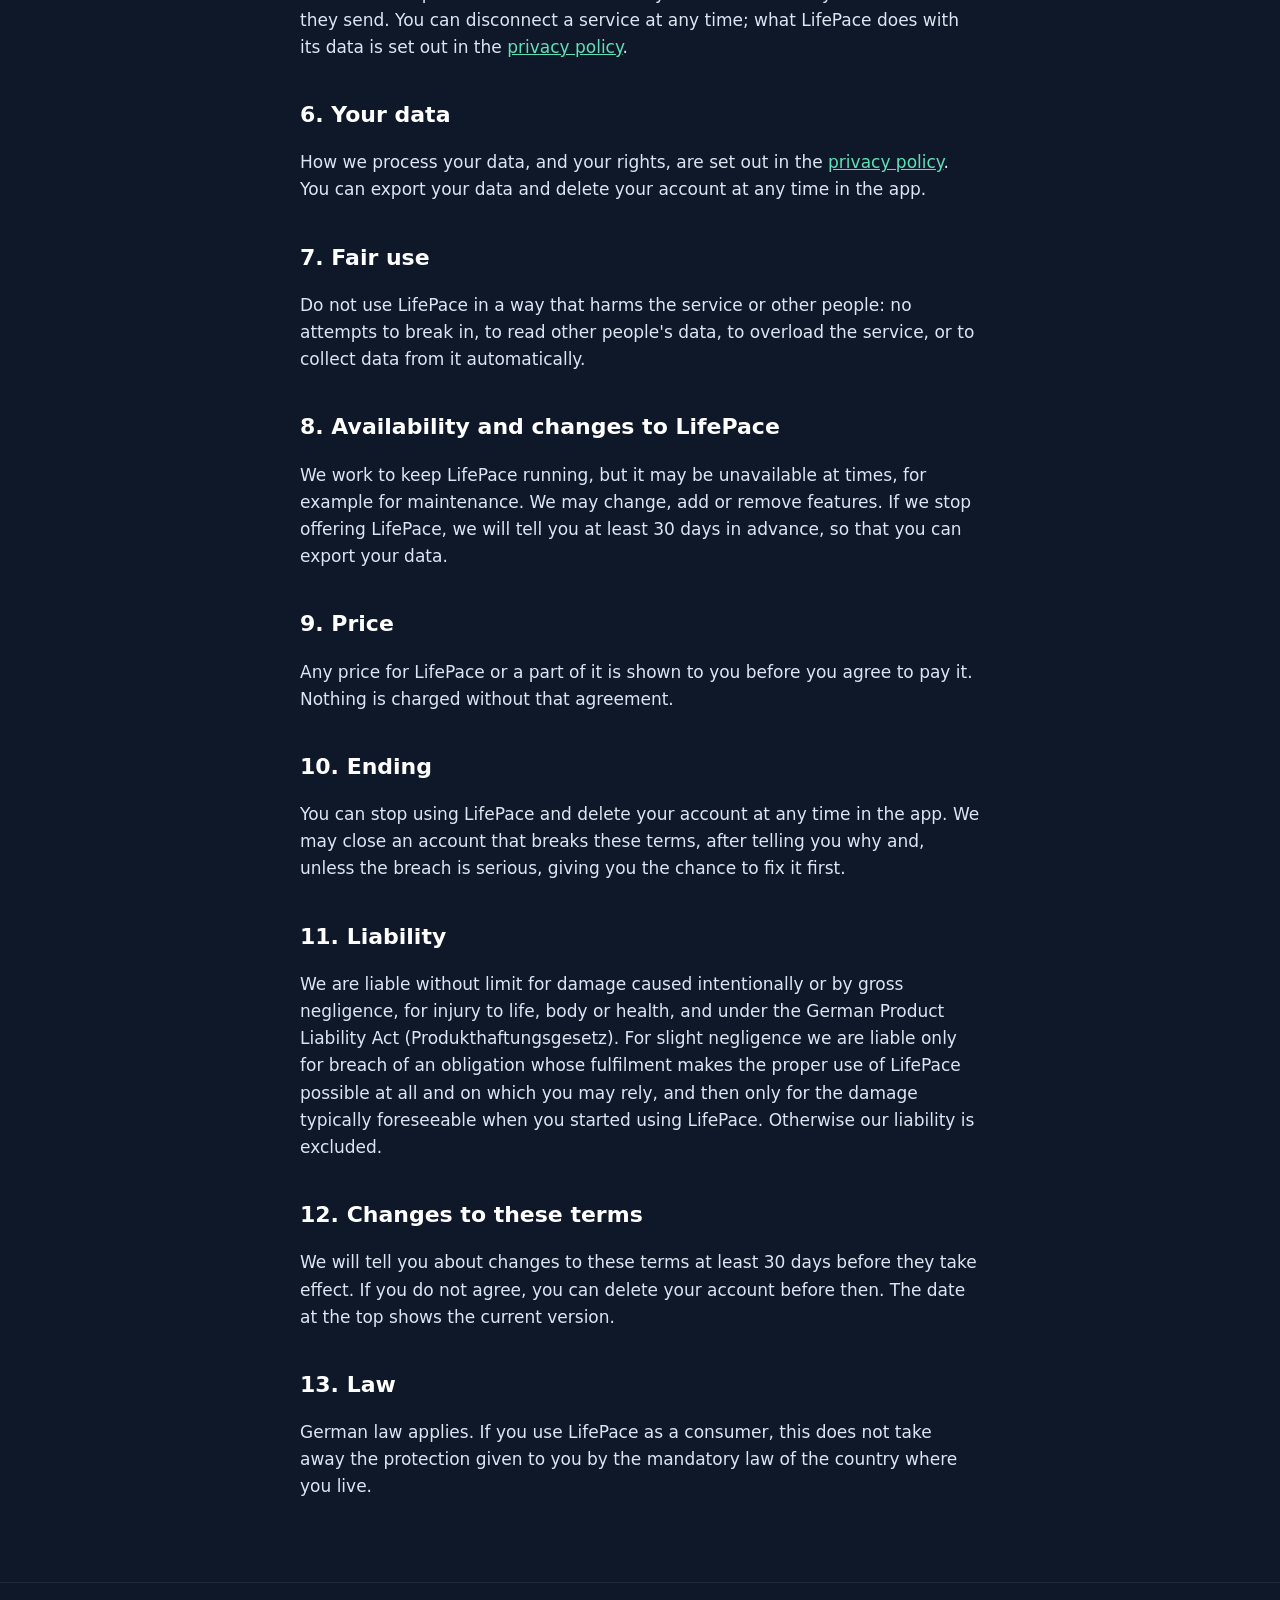
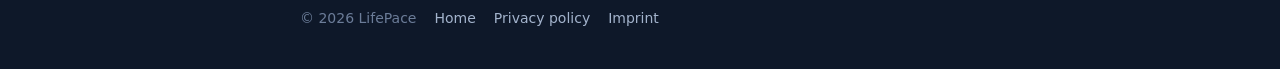
<file: terms.html>
<!doctype html>
<html lang="en">
<head>
  <meta charset="utf-8">
  <meta name="viewport" content="width=device-width, initial-scale=1">
  <title>Terms of service · LifePace</title>
  <meta name="description" content="The terms for using LifePace: training guidance, not medical advice; your account; connected services; ending; liability.">
  <link rel="canonical" href="https://lifepace.eu/terms.html">
  <meta name="theme-color" content="#0E1829">
  <meta name="color-scheme" content="dark">
  <link rel="icon" href="/favicon.ico" sizes="48x48">
  <link rel="icon" href="/icon.svg" type="image/svg+xml">
  <link rel="apple-touch-icon" href="/apple-touch-icon.png">
  <link rel="manifest" href="/site.webmanifest">
  <meta property="og:type" content="website">
  <meta property="og:site_name" content="LifePace">
  <meta property="og:title" content="Terms of service · LifePace">
  <meta property="og:description" content="The terms for using LifePace: training guidance, not medical advice; your account; connected services; ending; liability.">
  <meta property="og:url" content="https://lifepace.eu/terms.html">
  <meta property="og:image" content="https://lifepace.eu/og-image.png">
  <meta property="og:image:width" content="1200">
  <meta property="og:image:height" content="630">
  <meta property="og:image:alt" content="LifePace: run for the rest of your life.">
  <meta name="twitter:card" content="summary_large_image">
  <link rel="stylesheet" href="/style.css">
</head>
<body>
  <header>
    <div class="wrap">
      <img src="/icon.svg" alt="">
      <a class="brand" href="/">LifePace</a>
      <nav>
        <a href="/privacy.html">Privacy</a>
        <a href="/terms.html">Terms</a>
        <a href="/imprint.html">Imprint</a>
      </nav>
    </div>
  </header>

  <main class="wrap">
    <article>
      <h1>Terms of service</h1>
      <p class="meta">Last updated: 6 November 2026</p>

      <p>These terms apply to the LifePace app for iPhone, LifePace on the web and the LifePace service behind them. LifePace is in development and not yet available. These terms describe how it will work at launch, and we will update them before then if anything changes.</p>

      <h2>1. Who we are</h2>
      <p>LifePace is run jointly by Martin Jöhren and Alexander Schardt, Hamburg, Germany (full addresses in the <a href="/imprint.html">imprint</a>). Email: <a href="mailto:info@lifepace.eu">info@lifepace.eu</a>.</p>

      <h2>2. What LifePace is</h2>
      <p>LifePace makes a running plan from what you enter and from the runs and health values you allow it to read, and adjusts it every day from your morning check-in. The plan follows written training rules; no artificial intelligence decides your training.</p>
      <p>LifePace gives training guidance, not medical advice. It is not a medical device, does not diagnose, treat or prevent any condition, and does not replace a doctor, physiotherapist or midwife. Where a health answer needs checking, LifePace recommends that you see a professional.</p>
      <p>LifePace is for adults only (18 and over).</p>

      <h2>3. Your health comes first</h2>
      <ul>
        <li>Ask a doctor before you start if you have a known heart, metabolic or kidney disease, or symptoms that may point to one, or if you are unsure whether running is safe for you. If you are pregnant or have recently given birth, talk to your midwife or doctor about your running.</li>
        <li>If you feel chest pain, unusual breathlessness, dizziness or faintness, or joint pain while running, stop and get medical advice before you run again. Do not wait for the plan to change.</li>
        <li>You decide whether, where and how you run. Follow traffic rules and adapt to weather, terrain and how you feel on the day.</li>
        <li>The plan can only be as good as what you tell it. Answer the health questions and the check-in truthfully, and update them when something changes.</li>
      </ul>

      <h2>4. Your account</h2>
      <p>You need an account to use LifePace. Keep your sign-in details to yourself and tell us at <a href="mailto:info@lifepace.eu">info@lifepace.eu</a> if you think someone else has used your account. An account is for one person.</p>

      <h2>5. Connected services</h2>
      <p>You can let LifePace read data from Apple Health or connect a Garmin or Oura account. Those services are run by their providers under their own terms, and we are not responsible for their availability or for the accuracy of the values they send. You can disconnect a service at any time; what LifePace does with its data is set out in the <a href="/privacy.html">privacy policy</a>.</p>

      <h2>6. Your data</h2>
      <p>How we process your data, and your rights, are set out in the <a href="/privacy.html">privacy policy</a>. You can export your data and delete your account at any time in the app.</p>

      <h2>7. Fair use</h2>
      <p>Do not use LifePace in a way that harms the service or other people: no attempts to break in, to read other people's data, to overload the service, or to collect data from it automatically.</p>

      <h2>8. Availability and changes to LifePace</h2>
      <p>We work to keep LifePace running, but it may be unavailable at times, for example for maintenance. We may change, add or remove features. If we stop offering LifePace, we will tell you at least 30 days in advance, so that you can export your data.</p>

      <h2>9. Price</h2>
      <p>Any price for LifePace or a part of it is shown to you before you agree to pay it. Nothing is charged without that agreement.</p>

      <h2>10. Ending</h2>
      <p>You can stop using LifePace and delete your account at any time in the app. We may close an account that breaks these terms, after telling you why and, unless the breach is serious, giving you the chance to fix it first.</p>

      <h2>11. Liability</h2>
      <p>We are liable without limit for damage caused intentionally or by gross negligence, for injury to life, body or health, and under the German Product Liability Act (Produkthaftungsgesetz). For slight negligence we are liable only for breach of an obligation whose fulfilment makes the proper use of LifePace possible at all and on which you may rely, and then only for the damage typically foreseeable when you started using LifePace. Otherwise our liability is excluded.</p>

      <h2>12. Changes to these terms</h2>
      <p>We will tell you about changes to these terms at least 30 days before they take effect. If you do not agree, you can delete your account before then. The date at the top shows the current version.</p>

      <h2>13. Law</h2>
      <p>German law applies. If you use LifePace as a consumer, this does not take away the protection given to you by the mandatory law of the country where you live.</p>
    </article>
  </main>

  <footer>
    <div class="wrap">
      <span>© 2026 LifePace</span>
      <a href="/">Home</a>
      <a href="/privacy.html">Privacy policy</a>
      <a href="/imprint.html">Imprint</a>
    </div>
  </footer>
</body>
</html>
</file>
<file: style.css>
:root {
  --bg: #0E1829;
  --surface: #16243D;
  --mint: #5EE0B8;
  --ink: #FFFFFF;
  --secondary: #A3B3CC;
  --tertiary: #6B7C98;
  --line: rgba(255, 255, 255, 0.08);
}

* { box-sizing: border-box; }

body {
  margin: 0;
  background: var(--bg);
  color: var(--ink);
  font: 17px/1.6 ui-rounded, "SF Pro Rounded", system-ui, -apple-system, "Segoe UI", sans-serif;
}

a { color: var(--mint); }

.wrap { max-width: 720px; margin: 0 auto; padding: 0 20px; }

header { padding: 24px 0; border-bottom: 1px solid var(--line); }
header .wrap { display: flex; align-items: center; gap: 12px; }
header img { width: 36px; height: 36px; border-radius: 9px; }
header a.brand { color: var(--ink); text-decoration: none; font-weight: 700; font-size: 20px; }
header nav { margin-left: auto; display: flex; gap: 16px; font-size: 15px; }
header nav a { color: var(--secondary); text-decoration: none; }
header nav a:hover { color: var(--mint); }

.hero { text-align: center; padding: 72px 0 40px; }
.hero img { width: 120px; height: 120px; border-radius: 28px; box-shadow: 0 0 60px rgba(94, 224, 184, 0.25); }
.hero h1 { font-size: 44px; margin: 28px 0 8px; letter-spacing: -0.5px; }
.hero p.lead { font-size: 21px; color: var(--secondary); margin: 0; }
.hero p.works { font-size: 15px; color: var(--tertiary); margin: 12px 0 0; }
.hero.closing { padding: 8px 0 32px; }

.cta { display: inline-block; margin-top: 28px; padding: 12px 26px; border-radius: 999px; background: var(--mint); color: var(--bg); font-weight: 700; text-decoration: none; }
.cta:hover { filter: brightness(1.08); }
.cta-note { font-size: 13px; color: var(--tertiary); margin: 10px 0 0; }

main > h2 { font-size: 24px; margin: 32px 0 0; letter-spacing: -0.3px; }

.cards { display: grid; grid-template-columns: repeat(auto-fit, minmax(280px, 1fr)); gap: 14px; padding: 16px 0 24px; }
.card { background: var(--surface); border-radius: 18px; padding: 20px; }
.card h3 { margin: 0 0 6px; font-size: 17px; color: var(--mint); }
.card p { margin: 0; color: var(--secondary); font-size: 15px; }
.card.soon { background: transparent; border: 1px dashed var(--tertiary); }
.card.soon h3 { color: var(--ink); }

.stats { display: grid; grid-template-columns: repeat(auto-fit, minmax(150px, 1fr)); gap: 14px; padding: 16px 0 0; text-align: center; }
.stats strong { display: block; font-size: 36px; color: var(--mint); line-height: 1.1; }
.stats span { font-size: 14px; color: var(--secondary); }

.note { color: var(--tertiary); font-size: 15px; text-align: center; padding-bottom: 48px; }

article { padding: 40px 0 64px; }
article h1 { font-size: 34px; margin: 0 0 4px; }
article h2 { font-size: 22px; margin: 36px 0 8px; }
article h3 { font-size: 18px; margin: 24px 0 6px; }
article .meta { color: var(--tertiary); margin: 0 0 24px; }
article p, article li { color: #DDE5F2; }
article table { border-collapse: collapse; width: 100%; font-size: 15px; margin: 8px 0 16px; }
article th, article td { text-align: left; vertical-align: top; padding: 8px 10px; border-bottom: 1px solid var(--line); }
article th { color: var(--secondary); font-weight: 600; }

footer { border-top: 1px solid var(--line); padding: 24px 0 40px; color: var(--tertiary); font-size: 14px; }
footer .wrap { display: flex; gap: 18px; flex-wrap: wrap; }
footer a { color: var(--secondary); text-decoration: none; }

@media (max-width: 520px) {
  .hero h1 { font-size: 34px; }
  .hero p.lead { font-size: 18px; }
  header nav { gap: 12px; font-size: 14px; }
}
</file>
